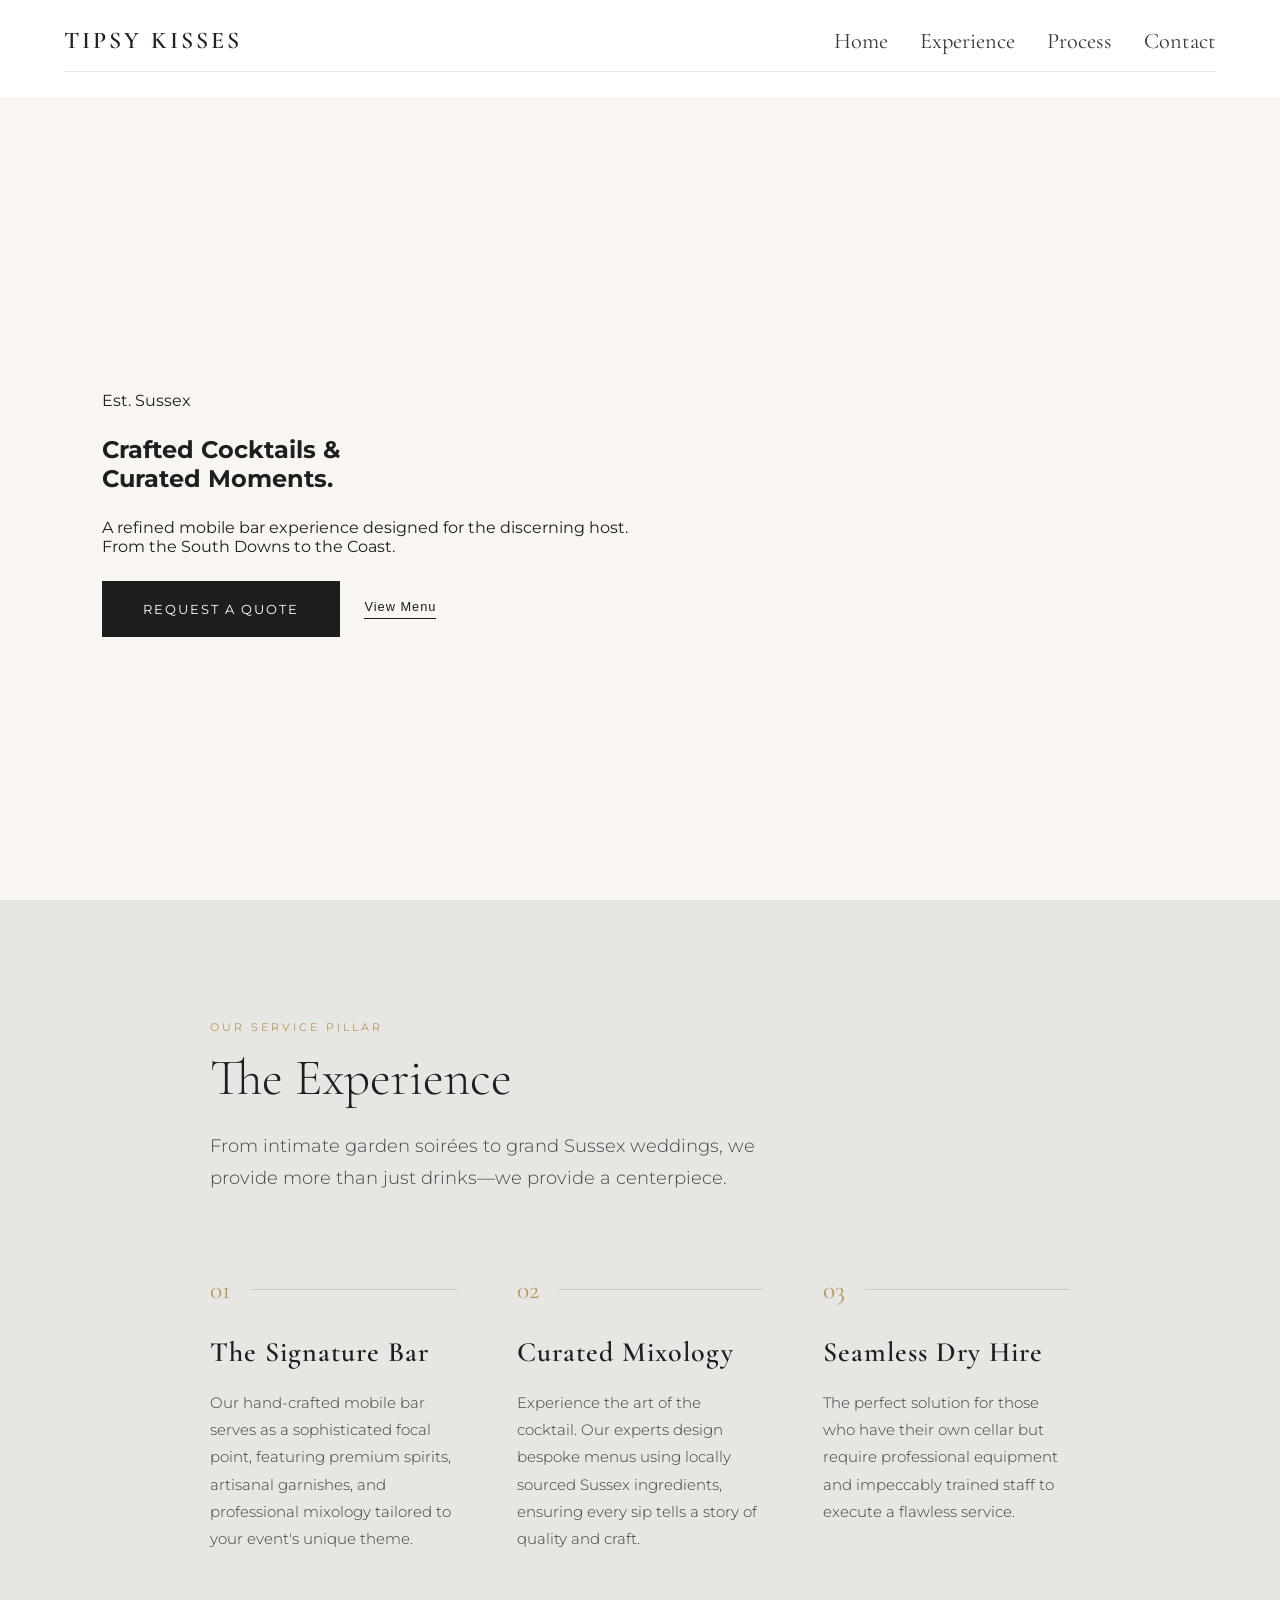
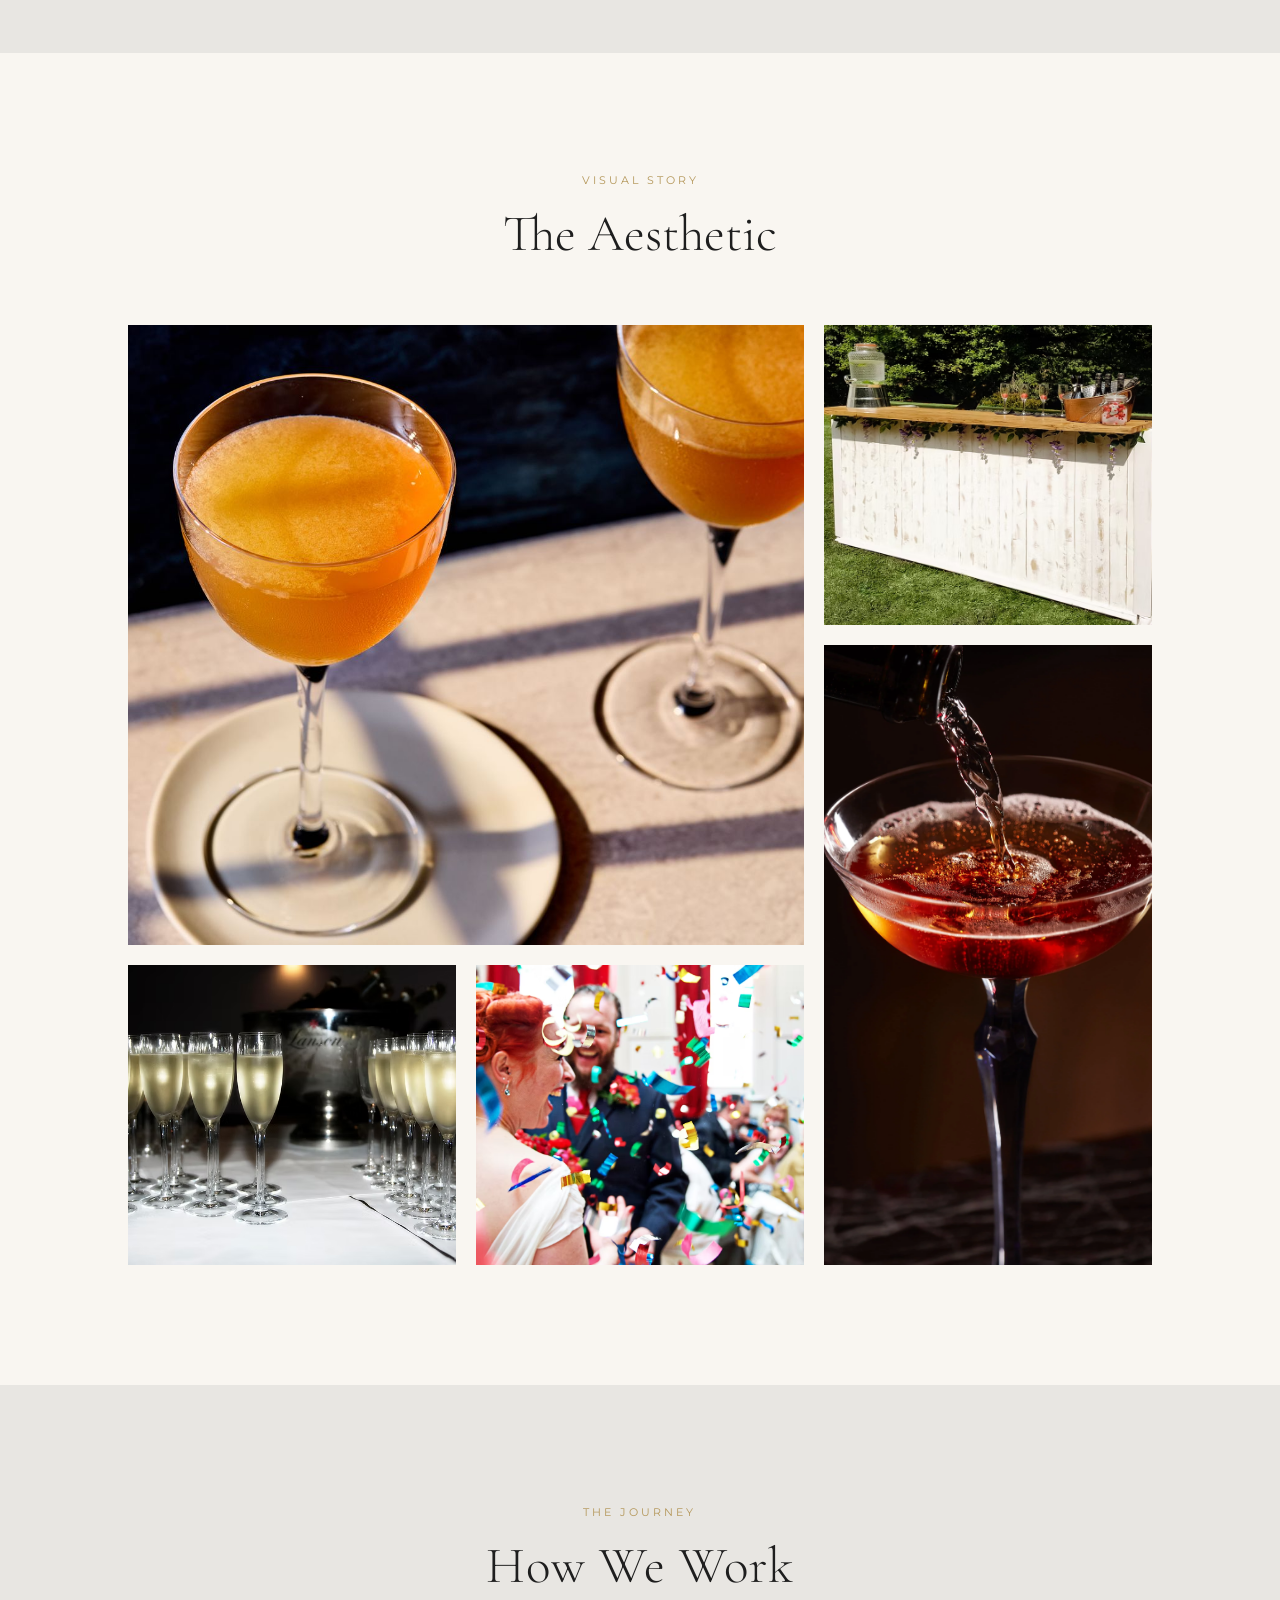
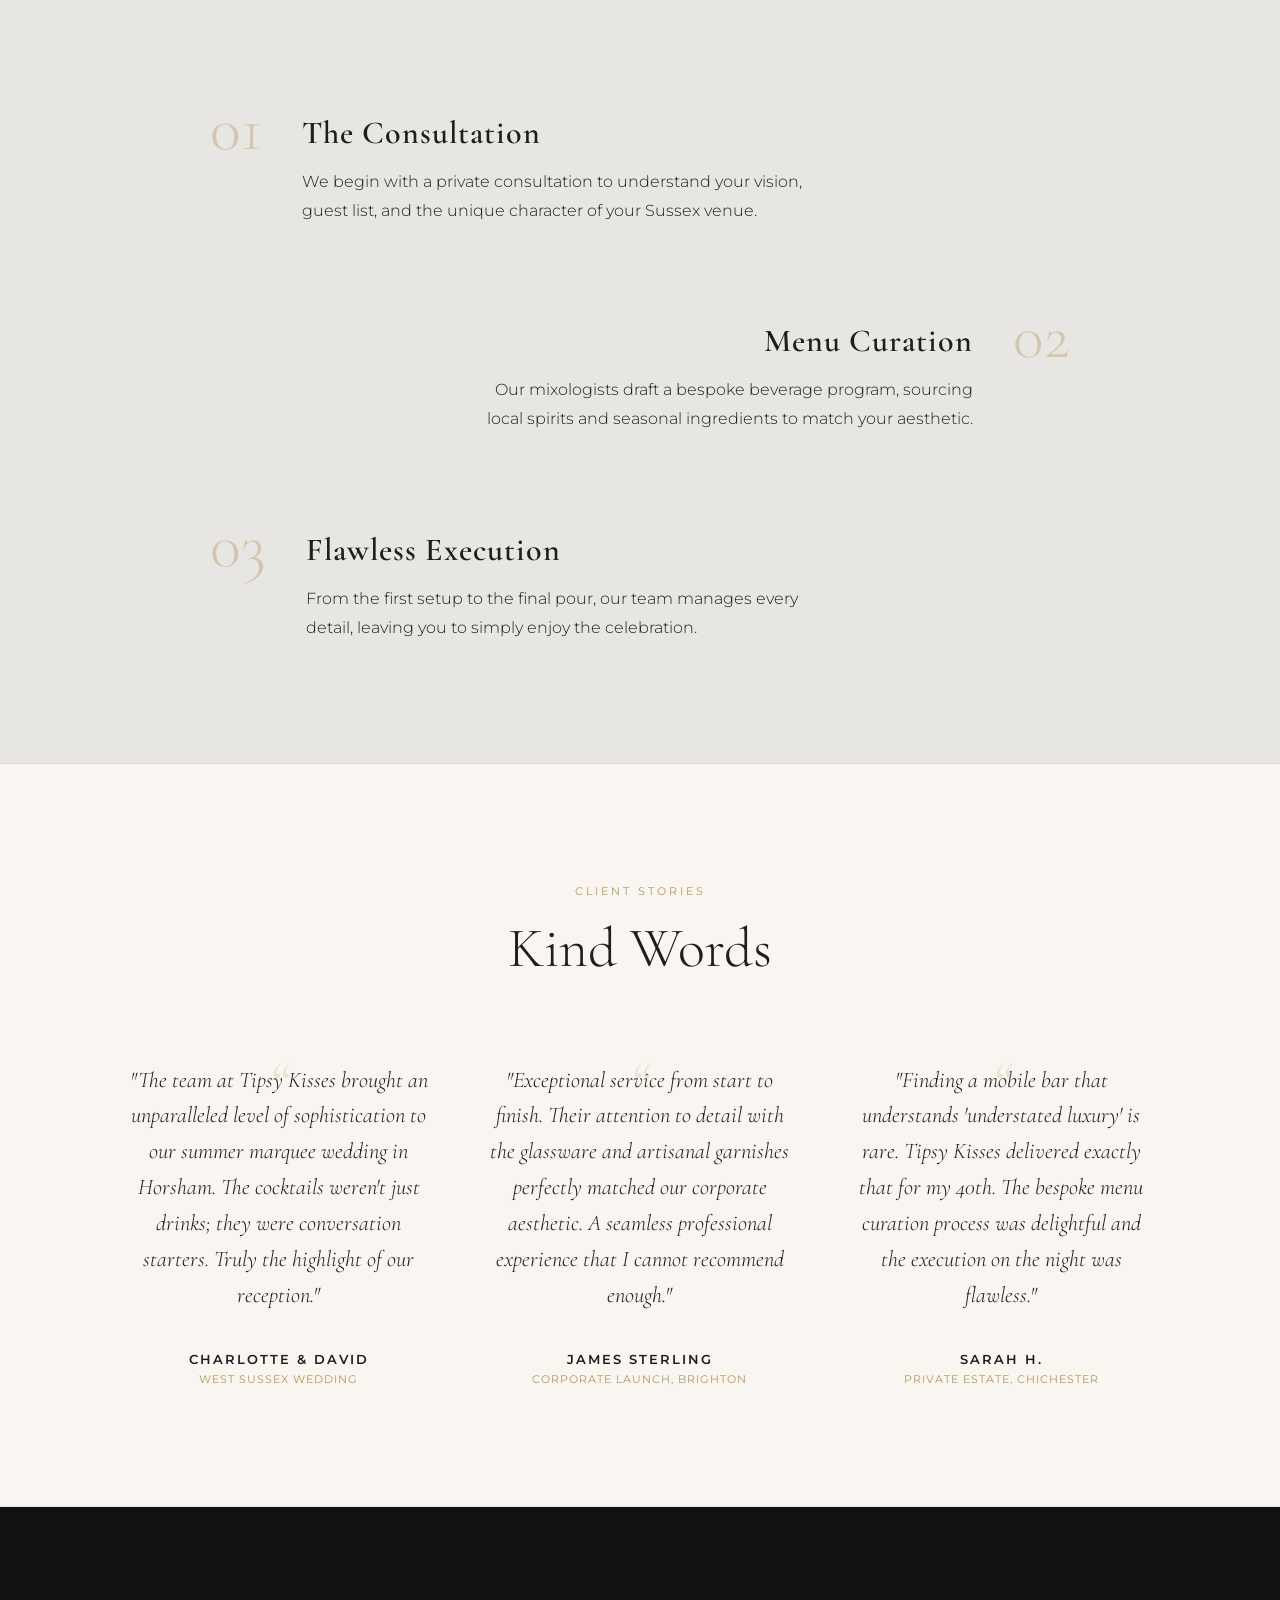
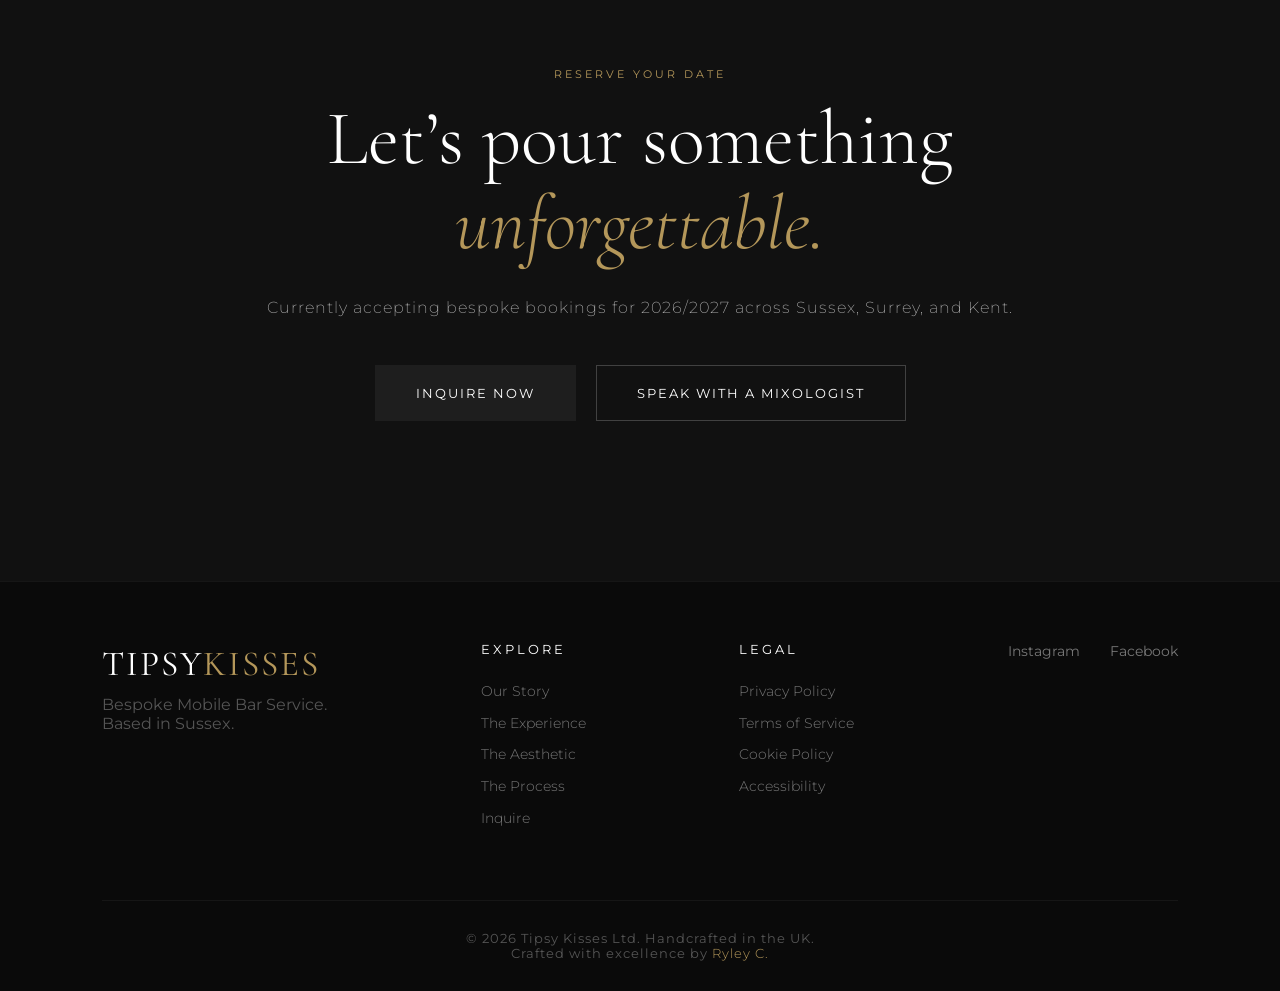
<file: index.html>
<!DOCTYPE html>
<html lang="en">
<head>
    <meta charset="UTF-8">
    <meta name="viewport" content="width=device-width, initial-scale=1.0">
    <title>Tipsy Kisses | Bespoke Mobile Bar Sussex</title>
    <link rel="stylesheet" href="css/styles.css">
    <link rel="stylesheet" href="css/nav.css">
    <link rel="stylesheet" href="css/button.css">
    <link rel="stylesheet" href="css/query.css">
    <link href="https://fonts.googleapis.com/css2?family=Cormorant+Garamond:wght@300;600&family=Montserrat:wght@200;400&display=swap" rel="stylesheet">
</head>
<body>

    <nav class="main-nav">
        <div class="nav-container">
            <a href="#" class="brand">Tipsy Kisses</a>
            <div class="nav-toggle"></div>

            <div class="menu-toggle" id="mobile-menu">
                <span class="bar"></span>
                <span class="bar"></span>
                <span class="bar"></span>
            </div>

            <div class="menu-overlay" id="menu-overlay"></div>
            <ul class="nav-links">
                <li>
                    <a href="#">Home</a>
                </li>
                <li>
                    <a href="index.html#experience">Experience</a>
                </li>
                <li>
                    <a href="index.html#process">Process</a>
                </li>
                <li>
                    <a href="index.html#inquiry">Contact</a>
                </li>
            </ul>
        </div>
    </nav>

    <main>
        <section class="hero">
            <div class="hero-text">
                <span class="location">Est. Sussex</span>
                <h1>Crafted Cocktails & <br>Curated Moments.</h1>
                <p>A refined mobile bar experience designed for the discerning host. From the South Downs to the Coast.</p>
                <div class="hero-actions">
                    <a href="#inquiry" class="btn-primary">Request a Quote</a>
                    <a href="menu.html" class="btn-secondary">View Menu</a>
                </div>
            </div>
            <div class="hero-image">
                </div>
        </section>

        <section id="experience" class="experience-section">
            <div class="container">
                <div class="experience-header">
                    <span class="sub-label">Our Service Pillar</span>
                    <h2>The Experience</h2>
                    <p class="section-intro">From intimate garden soirées to grand Sussex weddings, we provide more than just drinks—we provide a centerpiece.</p>
                </div>

                <div class="experience-grid">
                    <article class="experience-item">
                        <div class="item-meta">
                            <span class="count">01</span>
                            <hr class="line">
                        </div>
                        <div class="item-body">
                            <h3>The Signature Bar</h3>
                            <p>Our hand-crafted mobile bar serves as a sophisticated focal point, featuring premium spirits, artisanal garnishes, and professional mixology tailored to your event's unique theme.</p>
                        </div>
                    </article>

                    <article class="experience-item">
                        <div class="item-meta">
                            <span class="count">02</span>
                            <hr class="line">
                        </div>
                        <div class="item-body">
                            <h3>Curated Mixology</h3>
                            <p>Experience the art of the cocktail. Our experts design bespoke menus using locally sourced Sussex ingredients, ensuring every sip tells a story of quality and craft.</p>
                        </div>
                    </article>

                    <article class="experience-item">
                        <div class="item-meta">
                            <span class="count">03</span>
                            <hr class="line">
                        </div>
                        <div class="item-body">
                            <h3>Seamless Dry Hire</h3>
                            <p>The perfect solution for those who have their own cellar but require professional equipment and impeccably trained staff to execute a flawless service.</p>
                        </div>
                    </article>
                </div>
            </div>
        </section>

        <section id="gallery" class="aesthetic-section">
            <div class="gallery-header">
                <span class="sub-label">Visual Story</span>
                <h2>The Aesthetic</h2>
            </div>

            <div class="gallery-grid">
                <div class="gallery-item large">
                    <img src="css/img/closeup.jpg" alt="Artisanal Cocktail Close-up">
                    <div class="item-overlay"><span>Signature Serves</span></div>
                </div>

                <div class="gallery-item">
                    <img src="css/img/setup.avif" alt="Mobile Bar Setup">
                    <div class="item-overlay"><span>The Setup</span></div>
                </div>

                <div class="gallery-item tall">
                    <img src="css/img/pouring.webp" alt="Pouring a drink">
                    <div class="item-overlay"><span>The Pour</span></div>
                </div>

                <div class="gallery-item">
                    <img src="css/img/details.avif" alt="Garnish detail">
                    <div class="item-overlay"><span>Details</span></div>
                </div>

                <div class="gallery-item">
                    <img src="css/img/happyguests.avif" alt="Happy guests">
                    <div class="item-overlay"><span>The Atmosphere</span></div>
                </div>
            </div>
        </section>

        <section id="process" class="process-section">
            <div class="container">
                <div class="process-intro">
                    <span class="sub-label">The Journey</span>
                    <h2>How We Work</h2>
                </div>

                <div class="process-steps">
                    <div class="step">
                        <div class="step-number">01</div>
                        <div class="step-content">
                            <h3>The Consultation</h3>
                            <p>We begin with a private consultation to understand your vision, guest list, and the unique character of your Sussex venue.</p>
                        </div>
                    </div>

                    <div class="step">
                        <div class="step-number">02</div>
                        <div class="step-content">
                            <h3>Menu Curation</h3>
                            <p>Our mixologists draft a bespoke beverage program, sourcing local spirits and seasonal ingredients to match your aesthetic.</p>
                        </div>
                    </div>

                    <div class="step">
                        <div class="step-number">03</div>
                        <div class="step-content">
                            <h3>Flawless Execution</h3>
                            <p>From the first setup to the final pour, our team manages every detail, leaving you to simply enjoy the celebration.</p>
                        </div>
                    </div>
                </div>
            </div>
        </section>

        <section id="testimonials" class="testimonials-section">
            <div class="testimonials-container">
                <div class="testimonials-header">
                    <span class="sub-label">Client Stories</span>
                    <h2>Kind Words</h2>
                </div>

                <div class="testimonial-slider">
                    <article class="testimonial-card">
                        <blockquote class="quote-text">
                            "The team at Tipsy Kisses brought an unparalleled level of sophistication to our summer marquee wedding in Horsham. The cocktails weren't just drinks; they were conversation starters. Truly the highlight of our reception."
                        </blockquote>
                        <div class="quote-author">
                            <span class="author-name">Charlotte & David</span>
                            <span class="event-location">West Sussex Wedding</span>
                        </div>
                    </article>

                    <article class="testimonial-card">
                        <blockquote class="quote-text">
                            "Exceptional service from start to finish. Their attention to detail with the glassware and artisanal garnishes perfectly matched our corporate aesthetic. A seamless professional experience that I cannot recommend enough."
                        </blockquote>
                        <div class="quote-author">
                            <span class="author-name">James Sterling</span>
                            <span class="event-location">Corporate Launch, Brighton</span>
                        </div>
                    </article>

                    <article class="testimonial-card">
                        <blockquote class="quote-text">
                            "Finding a mobile bar that understands 'understated luxury' is rare. Tipsy Kisses delivered exactly that for my 40th. The bespoke menu curation process was delightful and the execution on the night was flawless."
                        </blockquote>
                        <div class="quote-author">
                            <span class="author-name">Sarah H.</span>
                            <span class="event-location">Private Estate, Chichester</span>
                        </div>
                    </article>
                </div>
            </div>
        </section>

        <section id="inquiry" class="cta-final">
            <div class="cta-content">
                <span class="sub-label">Reserve Your Date</span>
                <h2>Let’s pour something <br><em>unforgettable.</em></h2>
                <p>Currently accepting bespoke bookings for 2026/2027 across Sussex, Surrey, and Kent.</p>
                
                <div class="cta-actions">
                    <a href="mailto:hello@tipsykisses.co.uk" class="btn-primary">Inquire Now</a>
                    <a href="tel:+441234567890" class="btn-outline">Speak with a Mixologist</a>
                </div>
            </div>
        </section>

        <footer class="footer-minimal">
            <div class="footer-grid">
                <div class="footer-brand">
                    <span class="logo-small">Tipsy<span>Kisses</span></span>
                    <p>Bespoke Mobile Bar Service. <br>Based in Sussex.</p>
                </div>

                <div class="footer-col nav-col">
                    <h4>Explore</h4>
                    <ul class="footer-list">
                        <li><a href="#about">Our Story</a></li>
                        <li><a href="#experience">The Experience</a></li>
                        <li><a href="#gallery">The Aesthetic</a></li>
                        <li><a href="#process">The Process</a></li>
                        <li><a href="#inquiry">Inquire</a></li>
                    </ul>
                </div>

                <div class="footer-col legal-col">
                    <h4>Legal</h4>
                    <ul class="footer-list">
                        <li><a href="privacy.html">Privacy Policy</a></li>
                        <li><a href="terms.html">Terms of Service</a></li>
                        <li><a href="cookies.html">Cookie Policy</a></li>
                        <li><a href="accessibility.html">Accessibility</a></li>
                    </ul>
                </div>

                <div class="footer-links">
                    <a href="https://www.instagram.com/tkmobilebars/">Instagram</a>
                    <a href="https://www.facebook.com/tkmobilebars/">Facebook</a>
                </div>
            </div>
            <div class="footer-bottom">
                <p>&copy; 2026 Tipsy Kisses Ltd. Handcrafted in the UK.</p>
                <p>Crafted with excellence by <a href="https://ryleychallis.github.io/Portfolio/">Ryley C.</a></p>
            </div>
        </footer>
    </main>
    <script src="css/router.js"></script>
</body>
</html>
</file>
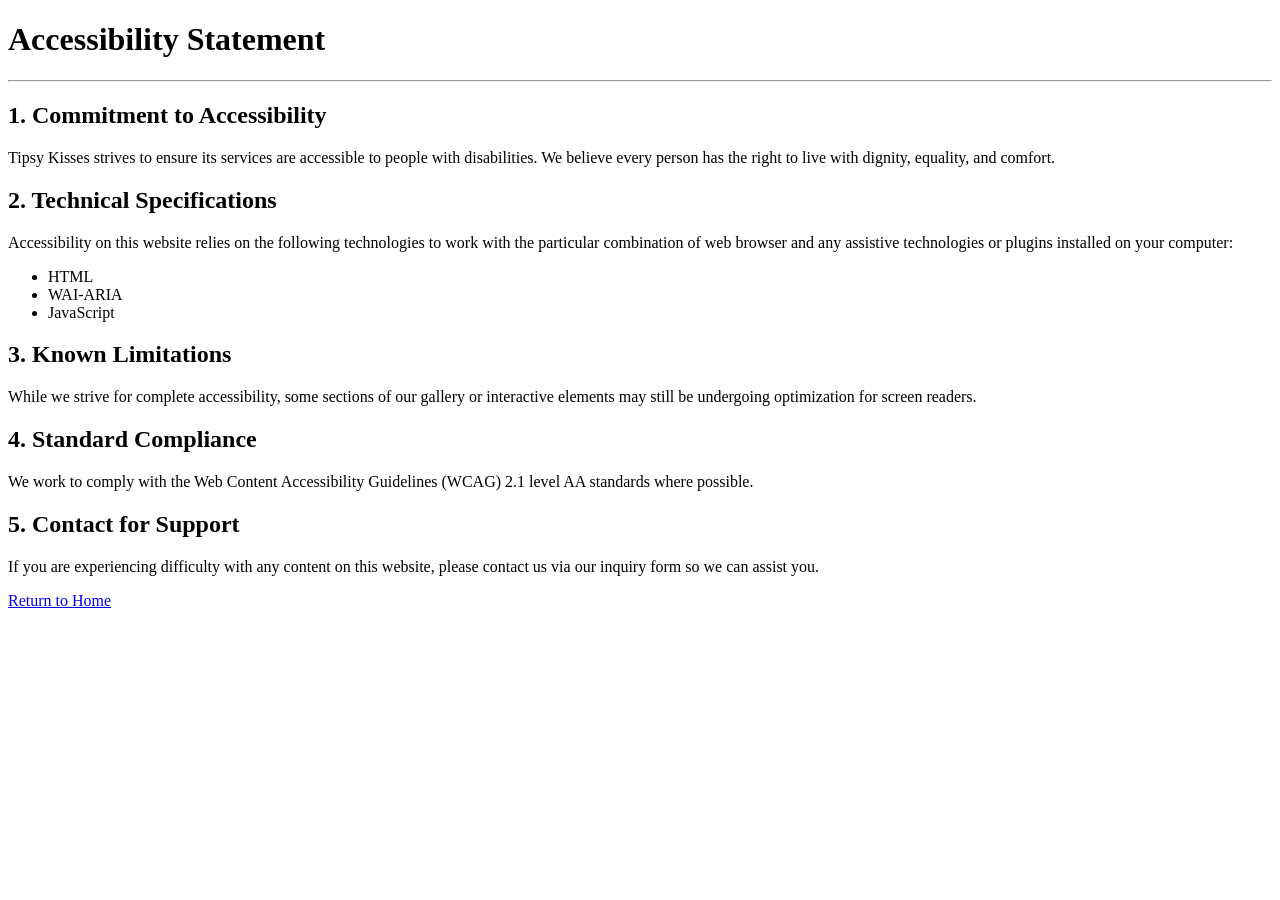
<file: accessibility.html>
<!DOCTYPE html>
<html lang="en">
<head>
    <meta charset="UTF-8">
    <title>Accessibility Statement - Tipsy Kisses</title>
</head>
<body>
    <h1>Accessibility Statement</h1>

    <hr>

    <h2>1. Commitment to Accessibility</h2>
    <p>Tipsy Kisses strives to ensure its services are accessible to people with disabilities. We believe every person has the right to live with dignity, equality, and comfort.</p>

    <h2>2. Technical Specifications</h2>
    <p>Accessibility on this website relies on the following technologies to work with the particular combination of web browser and any assistive technologies or plugins installed on your computer:</p>
    <ul>
        <li>HTML</li>
        <li>WAI-ARIA</li>
        <li>JavaScript</li>
    </ul>

    <h2>3. Known Limitations</h2>
    <p>While we strive for complete accessibility, some sections of our gallery or interactive elements may still be undergoing optimization for screen readers.</p>

    <h2>4. Standard Compliance</h2>
    <p>We work to comply with the Web Content Accessibility Guidelines (WCAG) 2.1 level AA standards where possible.</p>

    <h2>5. Contact for Support</h2>
    <p>If you are experiencing difficulty with any content on this website, please contact us via our inquiry form so we can assist you.</p>

    <p><a href="index.html">Return to Home</a></p>
</body>
</html>
</file>
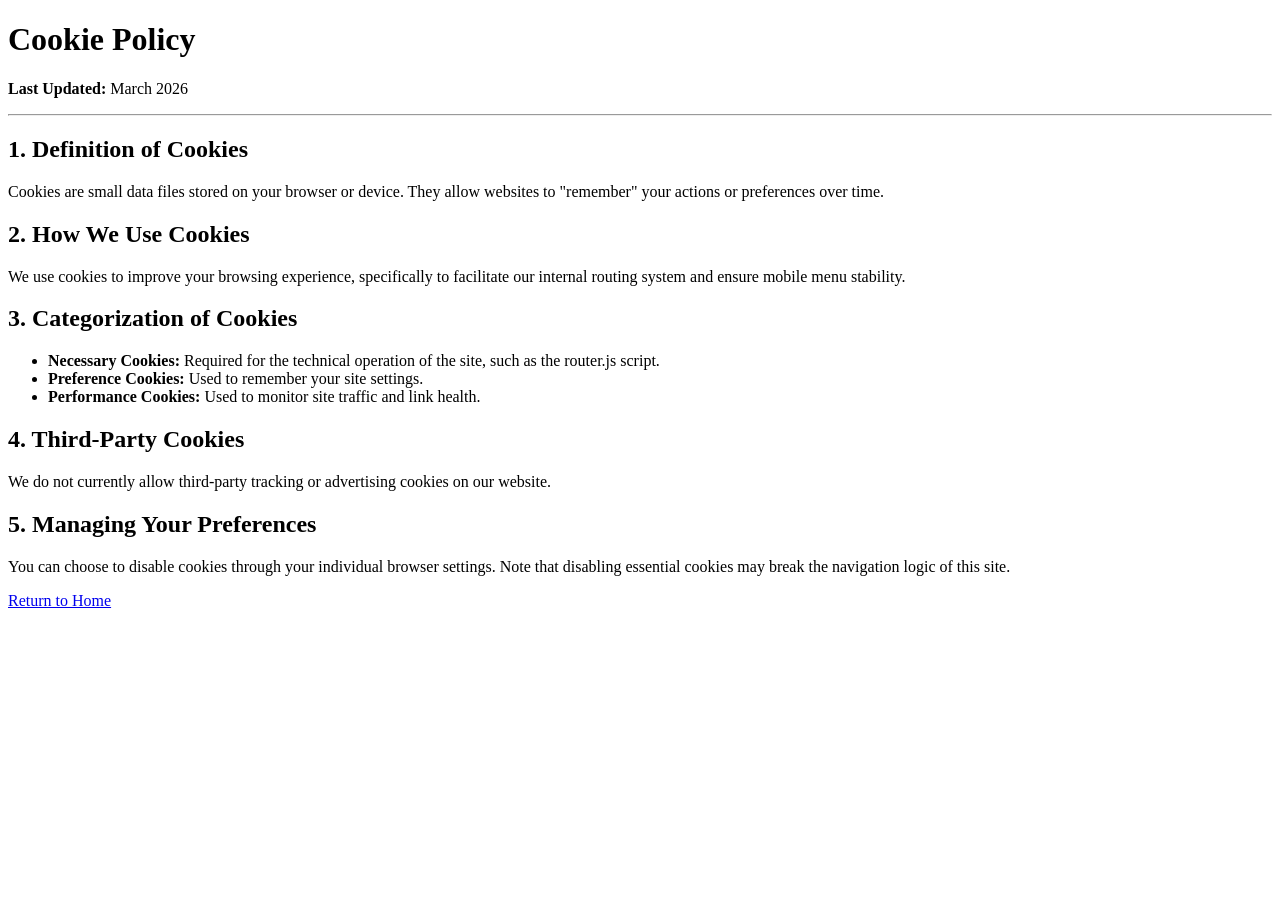
<file: cookies.html>
<!DOCTYPE html>
<html lang="en">
<head>
    <meta charset="UTF-8">
    <title>Cookie Policy - Tipsy Kisses</title>
</head>
<body>
    <h1>Cookie Policy</h1>
    <p><strong>Last Updated:</strong> March 2026</p>

    <hr>

    <h2>1. Definition of Cookies</h2>
    <p>Cookies are small data files stored on your browser or device. They allow websites to "remember" your actions or preferences over time.</p>

    <h2>2. How We Use Cookies</h2>
    <p>We use cookies to improve your browsing experience, specifically to facilitate our internal routing system and ensure mobile menu stability.</p>

    <h2>3. Categorization of Cookies</h2>
    <ul>
        <li><strong>Necessary Cookies:</strong> Required for the technical operation of the site, such as the router.js script.</li>
        <li><strong>Preference Cookies:</strong> Used to remember your site settings.</li>
        <li><strong>Performance Cookies:</strong> Used to monitor site traffic and link health.</li>
    </ul>

    <h2>4. Third-Party Cookies</h2>
    <p>We do not currently allow third-party tracking or advertising cookies on our website.</p>

    <h2>5. Managing Your Preferences</h2>
    <p>You can choose to disable cookies through your individual browser settings. Note that disabling essential cookies may break the navigation logic of this site.</p>

    <p><a href="index.html">Return to Home</a></p>
</body>
</html>
</file>
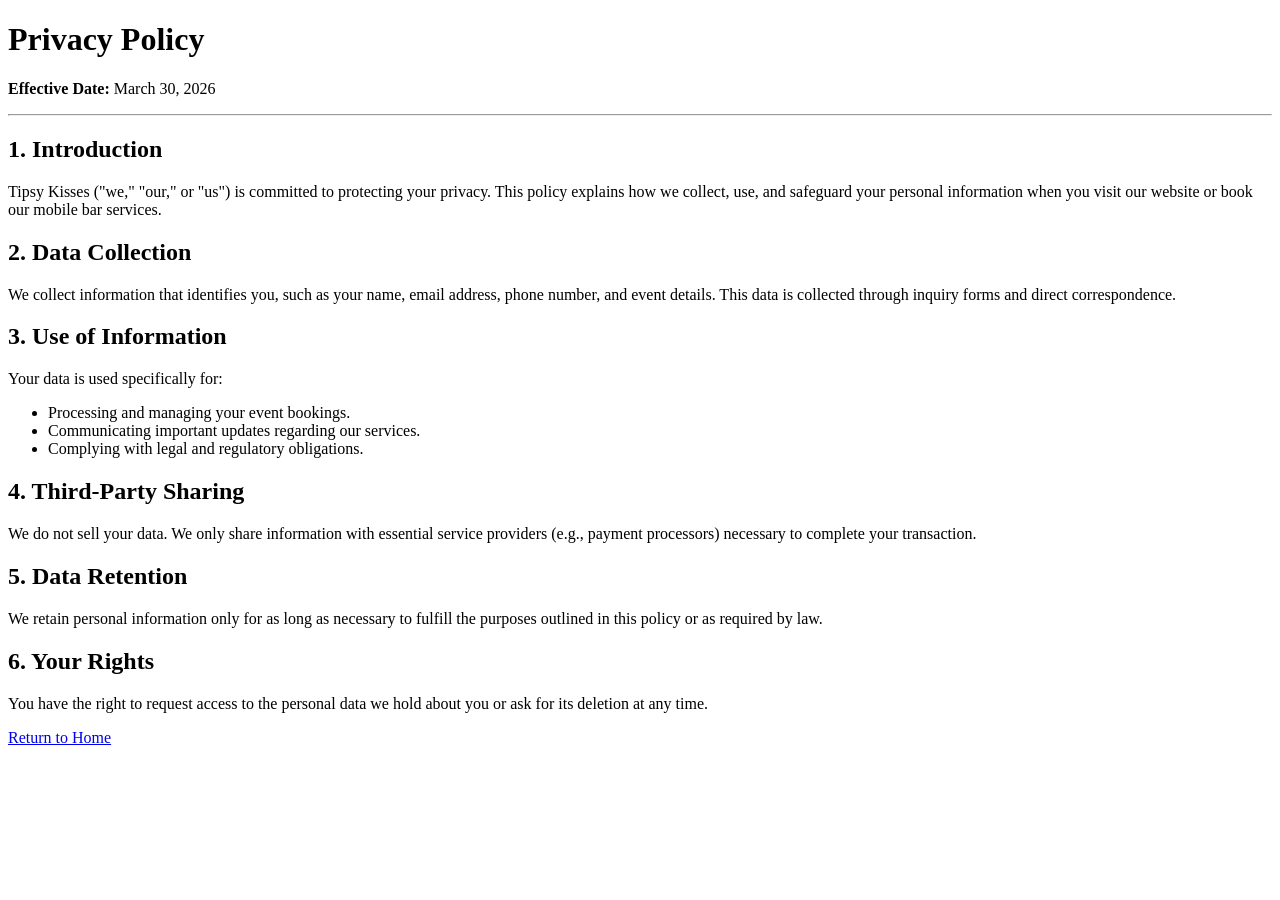
<file: privacy.html>
<!DOCTYPE html>
<html lang="en">
<head>
    <meta charset="UTF-8">
    <title>Privacy Policy - Tipsy Kisses</title>
</head>
<body>
    <h1>Privacy Policy</h1>
    <p><strong>Effective Date:</strong> March 30, 2026</p>

    <hr>

    <h2>1. Introduction</h2>
    <p>Tipsy Kisses ("we," "our," or "us") is committed to protecting your privacy. This policy explains how we collect, use, and safeguard your personal information when you visit our website or book our mobile bar services.</p>

    <h2>2. Data Collection</h2>
    <p>We collect information that identifies you, such as your name, email address, phone number, and event details. This data is collected through inquiry forms and direct correspondence.</p>

    <h2>3. Use of Information</h2>
    <p>Your data is used specifically for:</p>
    <ul>
        <li>Processing and managing your event bookings.</li>
        <li>Communicating important updates regarding our services.</li>
        <li>Complying with legal and regulatory obligations.</li>
    </ul>

    <h2>4. Third-Party Sharing</h2>
    <p>We do not sell your data. We only share information with essential service providers (e.g., payment processors) necessary to complete your transaction.</p>

    <h2>5. Data Retention</h2>
    <p>We retain personal information only for as long as necessary to fulfill the purposes outlined in this policy or as required by law.</p>

    <h2>6. Your Rights</h2>
    <p>You have the right to request access to the personal data we hold about you or ask for its deletion at any time.</p>

    <p><a href="index.html">Return to Home</a></p>
</body>
</html>
</file>
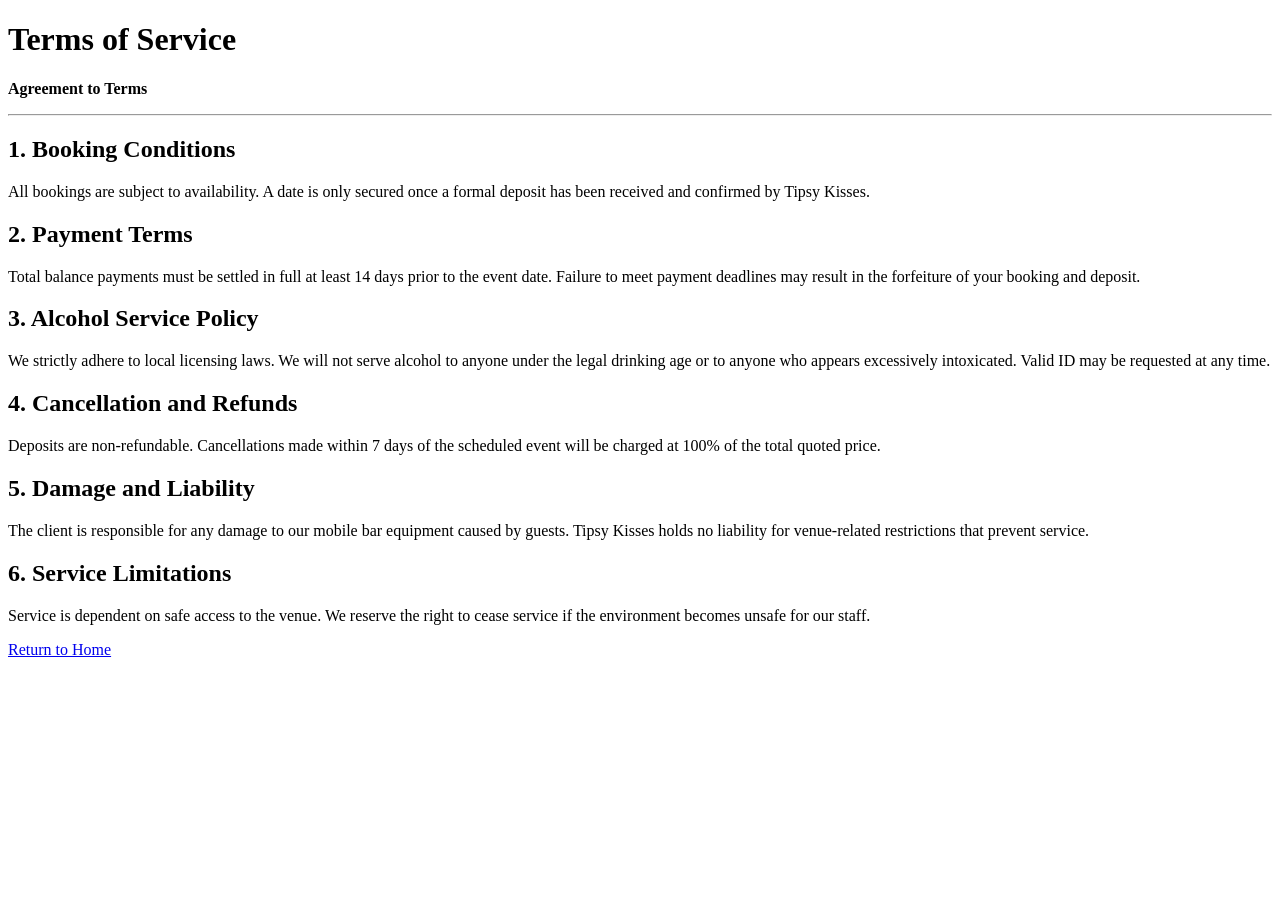
<file: terms.html>
<!DOCTYPE html>
<html lang="en">
<head>
    <meta charset="UTF-8">
    <title>Terms of Service - Tipsy Kisses</title>
</head>
<body>
    <h1>Terms of Service</h1>
    <p><strong>Agreement to Terms</strong></p>

    <hr>

    <h2>1. Booking Conditions</h2>
    <p>All bookings are subject to availability. A date is only secured once a formal deposit has been received and confirmed by Tipsy Kisses.</p>

    <h2>2. Payment Terms</h2>
    <p>Total balance payments must be settled in full at least 14 days prior to the event date. Failure to meet payment deadlines may result in the forfeiture of your booking and deposit.</p>

    <h2>3. Alcohol Service Policy</h2>
    <p>We strictly adhere to local licensing laws. We will not serve alcohol to anyone under the legal drinking age or to anyone who appears excessively intoxicated. Valid ID may be requested at any time.</p>

    <h2>4. Cancellation and Refunds</h2>
    <p>Deposits are non-refundable. Cancellations made within 7 days of the scheduled event will be charged at 100% of the total quoted price.</p>

    <h2>5. Damage and Liability</h2>
    <p>The client is responsible for any damage to our mobile bar equipment caused by guests. Tipsy Kisses holds no liability for venue-related restrictions that prevent service.</p>

    <h2>6. Service Limitations</h2>
    <p>Service is dependent on safe access to the venue. We reserve the right to cease service if the environment becomes unsafe for our staff.</p>

    <p><a href="index.html">Return to Home</a></p>
</body>
</html>
</file>
<file: css/styles.css>
:root {
    --bg-color: #f9f6f1; 
    --bg-tonal: #e8e6e2;     
    --accent: #1e1e1e;        
    --gold-mute: #b4975a;     
    --font-main: 'Cormorant Garamond', serif;
    --font-sub: 'Montserrat', sans-serif;
}

* {
    margin: 0;
    padding: 0;
    box-sizing: border-box;
}

body {
    background-color: var(--bg-color);
    color: var(--accent);
    font-family: var(--font-sub);
    -webkit-font-smoothing: antialiased;
    overflow-x: hidden;
    width: 100% !important;
}

.hero {
    display: flex;
    min-height: 100vh;
    align-items: stretch;
}

.hero-text {
    flex: 1;
    padding: 15% 8% 5% 8%;
    display: flex;
    flex-direction: column;
    justify-content: center;
    gap: 25px;
}

.hero-image {
    flex: 1;
    background: url('https://images.unsplash.com/photo-1574096079513-d8259312b785?auto=format&fit=crop&w=1200&q=80');
    background-size: cover;
    background-position: center;
}

.experience-section {
    padding: 120px 8% 100px 8%;
    background-color: var(--bg-tonal);
    scroll-margin-top: 80px !important;
}

.container {
    max-width: 80%;
    margin: 0 auto;
}

.experience-header {
    margin-bottom: 80px;
    max-width: 600px;
}

.sub-label {
    font-size: 0.7rem;
    text-transform: uppercase;
    letter-spacing: 3px;
    color: var(--gold-mute);
    display: block;
    margin-bottom: 1rem;
}

.experience-header h2 {
    font-family: var(--font-main);
    font-size: 3.2rem;
    font-weight: 300;
    line-height: 1.1;
    margin-bottom: 1.5rem;
}

.section-intro {
    font-size: 1.1rem;
    line-height: 1.8;
    font-weight: 300;
    opacity: 0.8;
}

.experience-grid {
    display: grid;
    grid-template-columns: repeat(3, 1fr);
    gap: 60px;
}

.experience-item {
    display: flex;
    flex-direction: column;
    transition: transform 0.4s ease;
}

.item-meta {
    display: flex;
    align-items: center;
    gap: 20px;
    margin-bottom: 30px;
}

.count {
    font-family: var(--font-main);
    font-size: 1.6rem;
    color: var(--gold-mute);
}

.line {
    flex-grow: 1;
    border: none;
    border-top: 1px solid rgba(30, 30, 30, 0.15);
}

.item-body h3 {
    font-family: var(--font-main);
    font-size: 1.75rem;
    font-weight: 600;
    margin-bottom: 20px;
    letter-spacing: 1px;
}

.item-body p {
    font-size: 0.95rem;
    line-height: 1.8;
    font-weight: 300;
    color: rgba(30, 30, 30, 0.85);
}

.aesthetic-section {
    padding: 120px 0;
    background-color: var(--bg-color);
    scroll-margin-top: 80px;
}

.gallery-header {
    text-align: center;
    margin-bottom: 60px;
}

.gallery-header h2 {
    font-family: var(--font-main);
    font-size: 3.2rem;
    font-weight: 300;
}

.gallery-grid {
    max-width: 80%;
    margin: 0 auto;
    display: grid;
    grid-template-columns: repeat(3, 1fr);
    grid-auto-rows: 300px;
    gap: 20px;
}

.gallery-item {
    position: relative;
    overflow: hidden;
    background-color: #eee;
}

.gallery-item img {
    width: 100%;
    height: 100%;
    object-fit: cover;
    display: block;
    transition: transform 0.8s cubic-bezier(0.25, 0.46, 0.45, 0.94);
}

.gallery-item.large {
    grid-column: span 2;
    grid-row: span 2;
}

.gallery-item.tall {
    grid-row: span 2;
}

.gallery-item:hover img {
    transform: scale(1.08);
}

.item-overlay {
    position: absolute;
    top: 0;
    left: 0;
    width: 100%;
    height: 100%;
    background: rgba(0, 0, 0, 0.6);
    display: flex;
    align-items: center;
    justify-content: center;
    opacity: 0;
    transition: opacity 0.4s ease;
}

.item-overlay span {
    color: white;
    font-family: var(--font-sub);
    font-size: 0.7rem;
    text-transform: uppercase;
    letter-spacing: 3px;
    border-bottom: 1px solid white;
    padding-bottom: 5px;
}

.gallery-item:hover .item-overlay {
    opacity: 1;
}

.process-section {
    padding: 120px 8%;
    background-color: var(--bg-tonal);
    border-bottom: 1px solid rgba(0,0,0,0.05);
    scroll-margin-top: 80px;
}

.process-intro {
    text-align: center;
    margin-bottom: 100px;
}

.process-intro h2 {
    font-family: var(--font-main);
    font-size: 3.2rem;
    font-weight: 300;
    letter-spacing: 1px;
}

.process-steps {
    display: flex;
    flex-direction: column;
    gap: 80px;
    max-width: 900px;
    margin: 0 auto;
}

.step {
    display: flex;
    align-items: flex-start;
    gap: 40px;
}

.step:nth-child(even) {
    flex-direction: row-reverse;
    text-align: right;
}

.step-number {
    font-family: var(--font-main);
    font-size: 4rem;
    line-height: 1;
    font-weight: 300;
    color: var(--gold-mute);
    opacity: 0.4;
    flex-shrink: 0;
}

.step-content {
    padding-top: 1rem;
}

.step-content h3 {
    font-family: var(--font-main);
    font-size: 2rem;
    margin-bottom: 1rem;
    font-weight: 600;
    letter-spacing: 1px;
}

.step-content p {
    font-size: 1rem;
    line-height: 1.8;
    font-weight: 300;
    max-width: 500px;
}

.step:nth-child(even) .step-content p {
    margin-left: auto;
}

.testimonials-section {
    padding: 120px 0;
    background-color: var(--bg-white);
    border-bottom: 1px solid rgba(0, 0, 0, 0.05);
}

.testimonials-container {
    max-width: 80%;
    margin: 0 auto;
    text-align: center;
}

.testimonials-header {
    margin-bottom: 80px;
}

.testimonials-header h2 {
    font-family: var(--font-main);
    font-size: 3.5rem;
    font-weight: 300;
    margin-top: 1rem;
}

.testimonial-slider {
    display: grid;
    grid-template-columns: repeat(auto-fit, minmax(300px, 1fr));
    gap: 60px;
    align-items: start;
}

.testimonial-card {
    display: flex;
    flex-direction: column;
    justify-content: space-between;
}

.quote-text {
    font-family: var(--font-main);
    font-size: 1.4rem;
    line-height: 1.6;
    font-style: italic;
    color: var(--accent);
    margin-bottom: 2.5rem;
    position: relative;
    font-weight: 300;
}

.quote-text::before {
    content: '“';
    position: absolute;
    top: -30px;
    left: 50%;
    transform: translateX(-50%);
    font-size: 4rem;
    color: var(--gold-mute);
    opacity: 0.2;
}

.quote-author {
    display: flex;
    flex-direction: column;
    gap: 5px;
}

.author-name {
    font-family: var(--font-sub);
    font-size: 0.8rem;
    font-weight: 600;
    text-transform: uppercase;
    letter-spacing: 2px;
    color: var(--accent);
}

.event-location {
    font-family: var(--font-sub);
    font-size: 0.7rem;
    text-transform: uppercase;
    letter-spacing: 1px;
    color: var(--gold-mute);
}

.cta-final {
    padding: 160px 8%;
    background-color: #111111;
    color: #ffffff;
    text-align: center;
    scroll-margin-top: 80px;
}

.cta-content h2 {
    font-family: var(--font-main);
    font-size: clamp(3rem, 6vw, 5rem);
    font-weight: 300;
    line-height: 1.1;
    margin-bottom: 2rem;
}

.cta-content h2 em {
    color: var(--gold-mute);
    font-style: italic;
}

.cta-content p {
    font-family: var(--font-sub);
    font-weight: 200;
    letter-spacing: 1px;
    margin-bottom: 3rem;
    opacity: 0.7;
}

.footer-minimal {
    background-color: #0a0a0a;
    padding: 60px 8% 30px 8%;
    color: #555;
    border-top: 1px solid rgba(255,255,255,0.05);
}

.footer-grid {
    display: flex;
    justify-content: space-between;
    align-items: flex-start;
    margin-bottom: 60px;
}

.logo-small {
    font-family: var(--font-main);
    font-size: 2.2rem;
    color: #fff;
    letter-spacing: 2px;
    text-transform: uppercase;
    display: block;
    margin-bottom: 10px;
}

.logo-small span { color: var(--gold-mute); }

.footer-col h4 {
    color: #fff;
    font-family: var(--font-sub);
    font-size: 0.8rem;
    text-transform: uppercase;
    letter-spacing: 3px;
    margin-bottom: 1.5rem;
    font-weight: 400;
}

.footer-list {
    list-style: none;
    padding: 0;
}

.footer-list li {
    margin-bottom: 0.8rem;
}

.footer-list a {
    color: #777;
    text-decoration: none;
    font-size: 0.85rem;
    transition: color 0.3s ease;
    font-weight: 300;
}

.footer-list a:hover {
    color: var(--gold-mute);
}

.footer-links {
    display: flex;
    gap: 30px;
}

.footer-links a {
    color: #777;
    text-decoration: none;
    font-size: 0.9rem;
    transition: 0.3s;
}

.footer-links a:hover { color: var(--gold-mute); }

.footer-bottom {
    text-align: center;
    font-size: 0.8rem;
    letter-spacing: 1px;
    border-top: 1px solid rgba(255,255,255,0.05);
    padding-top: 30px;
}

.footer-bottom a {
    color: var(--gold-mute);
    text-decoration: none;
    font-weight: 300;
    position: relative;
    display: inline-block;
}

.footer-bottom a::after {
    content: '';
    position: absolute;
    width: 100%;
    height: 1px;
    bottom: -2px;
    left: 0;
    background-color: var(--gold-mute);
    transform: scaleX(0);
    transform-origin: bottom right;
    transition: transform 0.3s ease;
}

.footer-bottom a:hover::after {
    transform: scaleX(1);
    transform-origin: bottom left;
}
</file>
<file: css/nav.css>
.main-nav {
    padding: 1.6rem 5%;
    position: fixed;
    width: 100%;
    background-color: white;
    opacity: 0.98;
    z-index: 10;
}

.nav-container {
    display: flex;
    justify-content: space-between;
    align-items: center;
    border-bottom: 1px solid rgba(30, 30, 30, 0.1);
    padding-bottom: 1rem;
}

.brand {
    font-family: var(--font-main);
    font-size: 1.5rem;
    font-weight: 600;
    text-transform: uppercase;
    letter-spacing: 3px;
    text-decoration: none;
    color: var(--accent);
}

.nav-links {
    display: flex;
    gap: 2rem;
}

.nav-links li {
    list-style: none;
}

.nav-links a {
    text-decoration: none;
    color: #333;
    font-size: 1.4rem;
    font-family: var(--font-main);
    transition: color 0.3s ease;
}

.nav-links a:hover {
    color: var(--gold-mute);
}

.menu-toggle {
    display: none;
    cursor: pointer;
}

.menu-overlay {
    position: fixed;
    top: 0;
    left: 0;
    width: 100%;
    height: 100%;
    background-color: rgba(0, 0, 0, 0.6);
    opacity: 0;
    visibility: hidden;
    transition: all 0.4s ease;
    z-index: 999;
}

.menu-overlay.active {
    opacity: 1;
    visibility: visible;
}
</file>
<file: css/button.css>
:root {
    --bg-color: #f9f6f1; 
    --bg-tonal: #e8e6e2;     
    --accent: #1e1e1e;        
    --gold-mute: #b4975a;     
    --font-main: 'Cormorant Garamond', serif;
    --font-sub: 'Montserrat', sans-serif;
}

.hero-actions {
    display: flex;
    align-items: center;
    justify-content: flex-start;
    gap: 1.5rem;
}

.btn-primary {
    background: var(--accent);
    color: white;
    padding: 1.2rem 2.5rem;
    text-decoration: none;
    font-size: 0.8rem;
    letter-spacing: 2px;
    text-transform: uppercase;
    transition: all 0.4s cubic-bezier(0.25, 0.46, 0.45, 0.94);
    border: 1px solid var(--accent);
}

.btn-primary:hover {
    background: transparent;
    color: var(--accent);
}

.btn-secondary {
    color: var(--accent);
    text-decoration: none;
    font-size: 0.8rem;
    font-family: 'lato', sans-serif;
    letter-spacing: 1px;
    border-bottom: 1px solid var(--accent);
    padding-bottom: 4px;
    transition: opacity 0.3s;
}

.btn-secondary:hover {
    opacity: 0.6;
}

.cta-actions {
    display: flex;
    justify-content: center;
    gap: 20px;
}

.btn-outline {
    padding: 1.2rem 2.5rem;
    border: 1px solid rgba(255,255,255,0.2);
    color: white;
    text-decoration: none;
    font-size: 0.8rem;
    letter-spacing: 2px;
    text-transform: uppercase;
    transition: 0.4s;
}

.btn-outline:hover {
    background: white;
    color: #111;
}

#inquiry .btn-primary:hover {
    color: rgba(255, 255, 255, 0.559) !important;
}

.error-btns {
    display: flex;
    align-items: center;
    gap: 30px !important;
    margin: 0 auto;
    justify-content: center;
}
</file>
<file: css/query.css>
@media (max-width: 1024px) {
    .hero {
        display: flex;
        flex-direction: column;
    }
    .hero-image {
        min-height: 40vh !important;
    }
    .experience-grid {
        display: flex;
        justify-content: center;
        gap: 50px;
        max-width: 100%;
        margin: 0 auto;

        padding: 0 5%;
    }
    .experience-item {
        flex: 1;
        min-width: 250px;
        text-align: left;
    }
    .testimonial-slider {
        display: grid;
        grid-template-columns: repeat(2, 1fr);
    }
    .testimonial-grid {
        display: flex;
        flex-direction: column;
        align-items: center;
        gap: 60px;
    }

    .testimonial-card {
        max-width: 500px;
        text-align: left;
    }
    .testimonial-card:last-child {
        grid-column: 1 / -1;
        justify-self: center;
    }
    .footer-grid {
        display: grid;
        grid-template-columns: repeat(2, 1fr);
        gap: 40px;
        max-width: 80%;

        text-align: left;
        margin: 0 auto;
        justify-content: center;
    }

    .footer-brand {
        grid-column: span 2;
        margin-bottom: 20px;
    }

    .footer-links {
        grid-column: span 2;
        margin: 20px 0 20px 0;
        display: flex;
        gap: 20px;
    }
}

@media (max-width: 992px) {
    .hero-image {
        min-height: 30vh !important;
    }
    .experience-grid {
        display: grid;
        grid-template-columns: repeat(2, 1fr);
        max-width: 90% !important;
        width: 90% !important;
    }
    #experience .container {
        max-width: 90%;
    }
    .experience-item {
        min-width: 350px;
    }
    .experience-item:last-child {
        grid-column: 1 / -1;
        justify-self: center;
    }
    .aesthetic-section {
        padding: 80px 0;
    }

    .gallery-grid {
        grid-template-columns: repeat(2, 1fr);
        grid-auto-rows: 250px;
        max-width: 90%;
        gap: 15px;
    }

    .gallery-item.large {
        grid-column: span 2;
        grid-row: span 2;
    }

    .gallery-item.tall {
        grid-row: span 2;
    }
    .gallery-item:last-child {
        grid-column: 1 / -1;
        justify-self: center;
        width: 100%;
    }
}

@media (max-width: 768px) {
    nav {
        height: 80px;
        display: flex;
        justify-content: center;
    }
    .nav-container {
        border: none;
        display: flex;
        justify-content: space-between;
        align-items: center;
        height: 40px;
        width: 100%;
    }
    .menu-toggle {
        display: block;
        z-index: 1001;
    }

    .bar {
        display: block;
        width: 25px;
        height: 2px;
        margin: 5px auto;
        background-color: var(--accent);
        transition: all 0.3s ease-in-out;
        transform-origin: center !important;
    }

    .nav-links {
        position: fixed;
        top: 0;
        right: -100%;
        width: 70%;
        height: 100vh;
        background: var(--bg-color);
        display: flex;
        flex-direction: column;
        align-items: center;
        justify-content: center;
        transition: all 0.4s ease;
        z-index: 1000;
    }

    .nav-links.active {
        right: 0;
    }

    .nav-links li {
        margin: 10px 0;
    }

    .nav-links a {
        font-size: 1.5rem;
        letter-spacing: 3px;
    }

    .menu-toggle.is-active .bar:nth-child(1) {
        transform: translateY(3.5px) rotate(45deg);
    }

    .menu-toggle.is-active .bar:nth-child(2) {
        transform: translateY(-3.5px) rotate(-45deg);
    }
    .menu-toggle.is-active .bar:nth-child(3) {
        display: none;
    }
    .hero-image {
        min-height: 40vh !important;
    }
    .experience-header {
        text-align: center;
    }
    .experience-grid {
        display: flex;
        flex-direction: column;
        gap: 60px;
        width: 100%;
        padding: 0 !important;
        margin: 0 auto !important;
        justify-content: center !important;
    }

    .experience-item {
        width: 550px;
        max-width: 550px; 
        text-align: left; 
    }

    .experience-item span {
        display: block;
        text-align: left;
    }
    #process .container {
        max-width: 90%;
    }
    .process-steps {
        display: flex;
        flex-direction: column;
        gap: 80px;
        max-width: 100% !important;
    }
    .step-content p {
        width: 100% !important;
    }
    .testimonial-slider {
        display: flex;
        flex-direction: column;
        gap: 100px;
        justify-content: center;
        align-items: center;
    }
    .testimonial-card {
        max-width: 100%;
        text-align: center;
    }
}

@media (min-width: 668px) and (max-width: 767px) {
    .experience-grid {
        display: flex;
        flex-direction: column;
        max-width: 90% !important;
        width: 90% !important;
        margin: 0 auto !important;
        justify-content: center;
        align-items: center;
    }
    #experience .container {
        max-width: 90%;
    }
    .experience-item {
        min-width: 350px;
    }
    .experience-item:last-child {
        grid-column: 1 / -1;
        justify-self: center;
    }
}

@media (max-width: 667px) {
    .experience-grid {
        display: grid;
        grid-template-columns: repeat(1, 1fr);
        max-width: 100% !important;
        width: 100% !important;
        margin: 0 auto !important;
        justify-content: center;
    }
    #experience .container {
        max-width: 90%;
        margin: 0 auto !important;
        justify-content: center;
    }
    .experience-item {
        min-width: 350px;
        max-width: 450px;
    }
    .experience-item:last-child {
        grid-column: 1 / -1;
        justify-self: center;
    }
    #process .container {
        max-width: 90%;
    }
    .process-intro {
        text-align: center;
        margin-bottom: 100px;
        max-width: 100%;
        width: 100%;
    }

    .process-intro h2 {
        font-family: var(--font-main);
        font-size: 3.2rem;
        font-weight: 300;
        letter-spacing: 1px;
    }

    .process-steps {
        display: flex;
        flex-direction: column;
        gap: 80px;
        max-width: 900px;
        margin: 0 auto !important;
        justify-content: center !important;
    }

    .step {
        display: flex;
        flex-direction: column;
        align-items: center !important;
        justify-content: center !important;
        text-align: center;
        gap: 40px;
    }
    .step:nth-child(even) {
        flex-direction: column;
        text-align: center;
    }
    .cta-content h2 {
        font-family: var(--font-main);
        font-size: 2.7rem;
        font-weight: 300;
        letter-spacing: 1px;
    }
}

@media (max-width: 480px) {
    .hero-image {
        min-height: 35vh !important;
    }
    .hero-actions {
        display: flex;
        flex-direction: column;
        margin-top: 30px;
        align-items: center;
        justify-content: flex-start;
    }
    .experience-grid {
        display: flex;
        flex-direction: column;
        gap: 60px;
        width: 100%;
        padding: 0 !important;
        margin: 0 auto !important;
        justify-content: center !important;
    }
    .experience-item {
        width: 100%;
        max-width: 100%;
    }
    .gallery-grid {
        grid-template-columns: 1fr;
        grid-auto-rows: 200px;
        max-width: 90%;
        gap: 15px;
    }
    .gallery-item.large, .gallery-item.tall {
        grid-column: span 1;
        grid-row: span 1;
    }
    .gallery-item:nth-child(3) img {
        width: 100%;
        object-position: 50% 30% !important;
    }
    #process .process-intro {
        text-align: center;
        margin-bottom: 80px;
        max-width: 100%;
    }
    h2 {
        font-family: var(--font-main);
        font-size: 2.7rem !important;
        font-weight: 300;
        letter-spacing: 1px;
    }
    .step {
        display: flex;
        flex-direction: column;
        align-items: center !important;
        justify-content: center !important;
        text-align: center;
        gap: 40px;
    }
    .testimonial-card blockquote {
        font-size: 1.3rem !important;
    }
    .cta-content h2 {
        font-family: var(--font-main);
        font-size: 2.3rem !important;
        font-weight: 300;
        letter-spacing: 1px;
    }
    .cta-content .cta-actions {
        flex-direction: column;
        gap: 20px;
    }
    .footer-grid {
        display: flex;
        flex-direction: column;
        gap: 20px;
        max-width: 90%;
        align-items: center;
        justify-content: center;
        text-align: center;
    }
    .nav-col {
        margin-bottom: 50px;
    }
}

@media (max-width: 400px) {
    .hero-image {
        min-height: 30vh !important;
    }
    .hero-text {
        gap: 10px !important;
        margin-top: 75px !important;
    }
    .hero-text h1 {
        font-size: 1.6rem !important;
    }
    .hero-actions {
        margin-bottom: 50px;
    }
    #experience h2 {
        font-size: 2.1rem !important;
    }
    .experience-item,
    .item-body {
        width: 100% !important;
        max-width: 280px !important;
        min-width: 0 !important;
        box-sizing: border-box !important;
    }
    
    .item-body p {
        width: 100% !important;
        font-size: 0.9rem;
    }

    .experience-grid {
        padding-left: 0 !important;
        padding-right: 0 !important;
        margin: 0 auto !important;
        width: 100% !important;
    }
}
</file>
